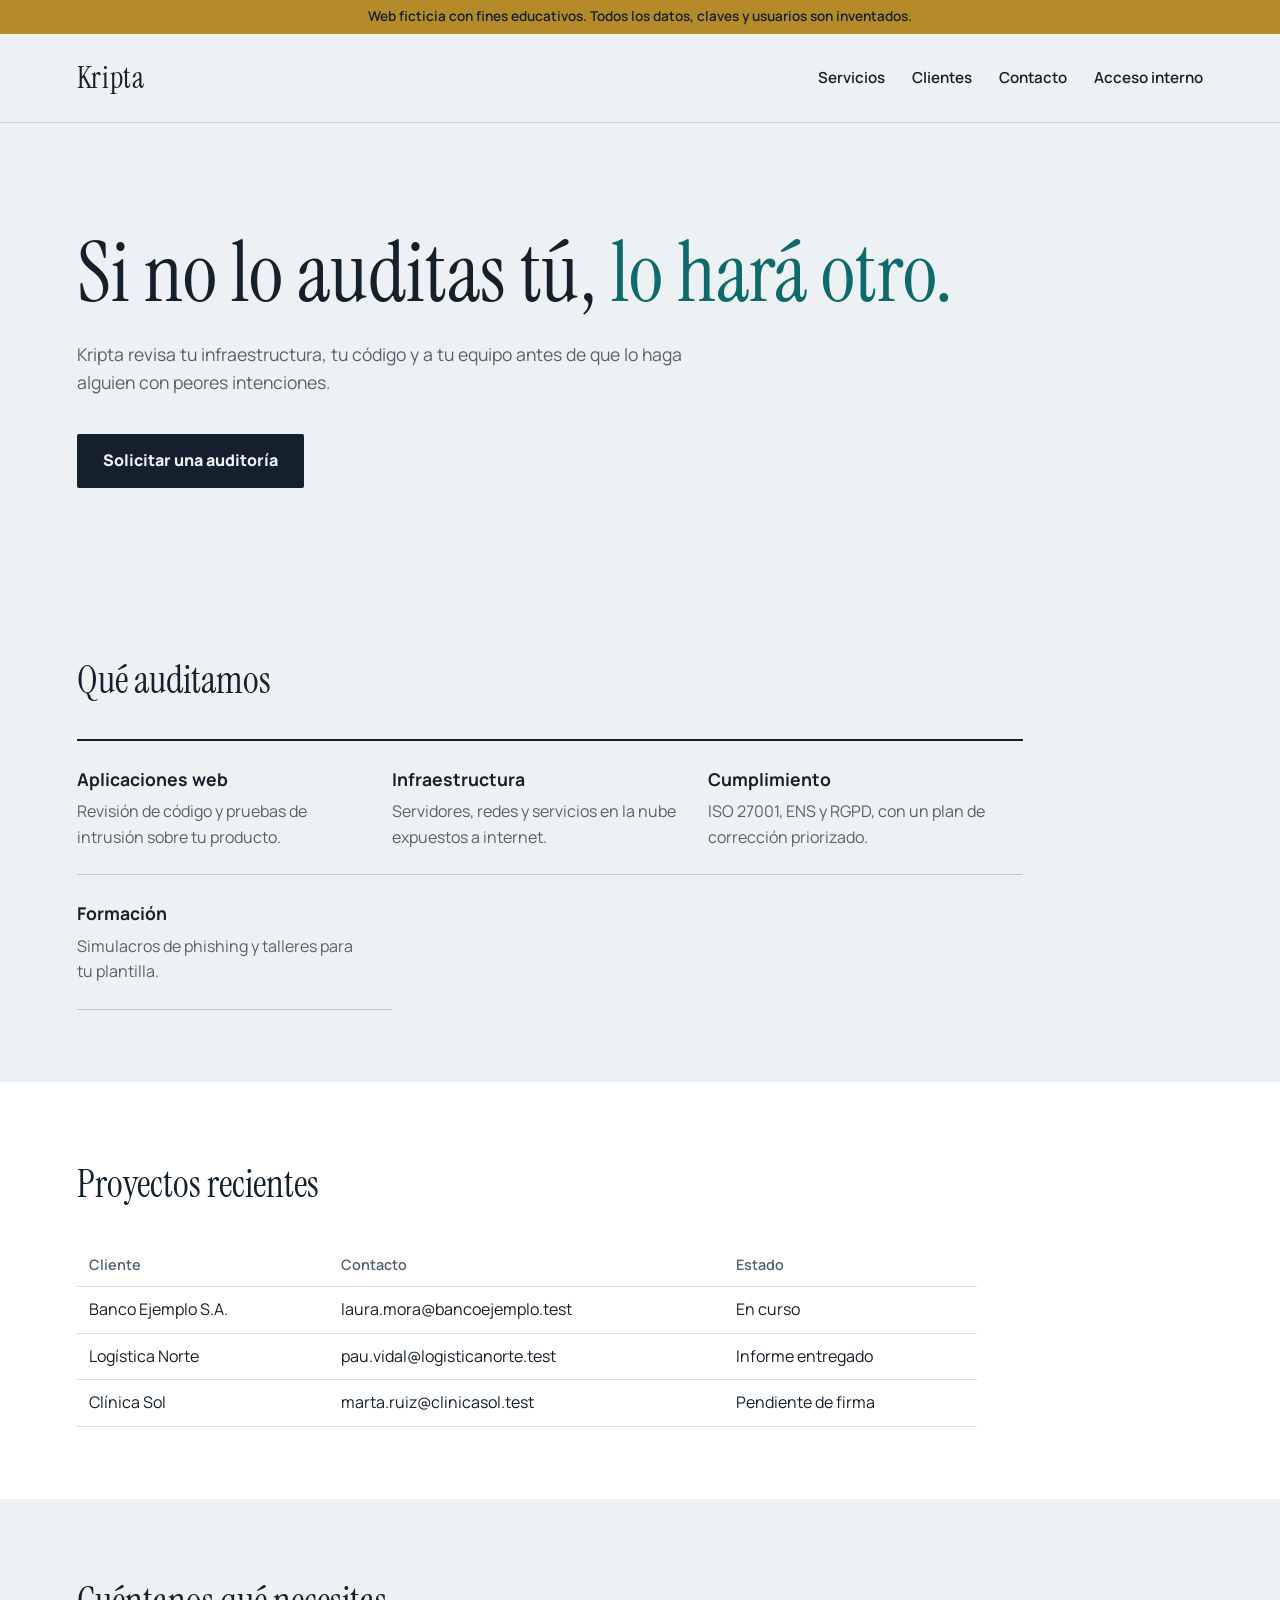
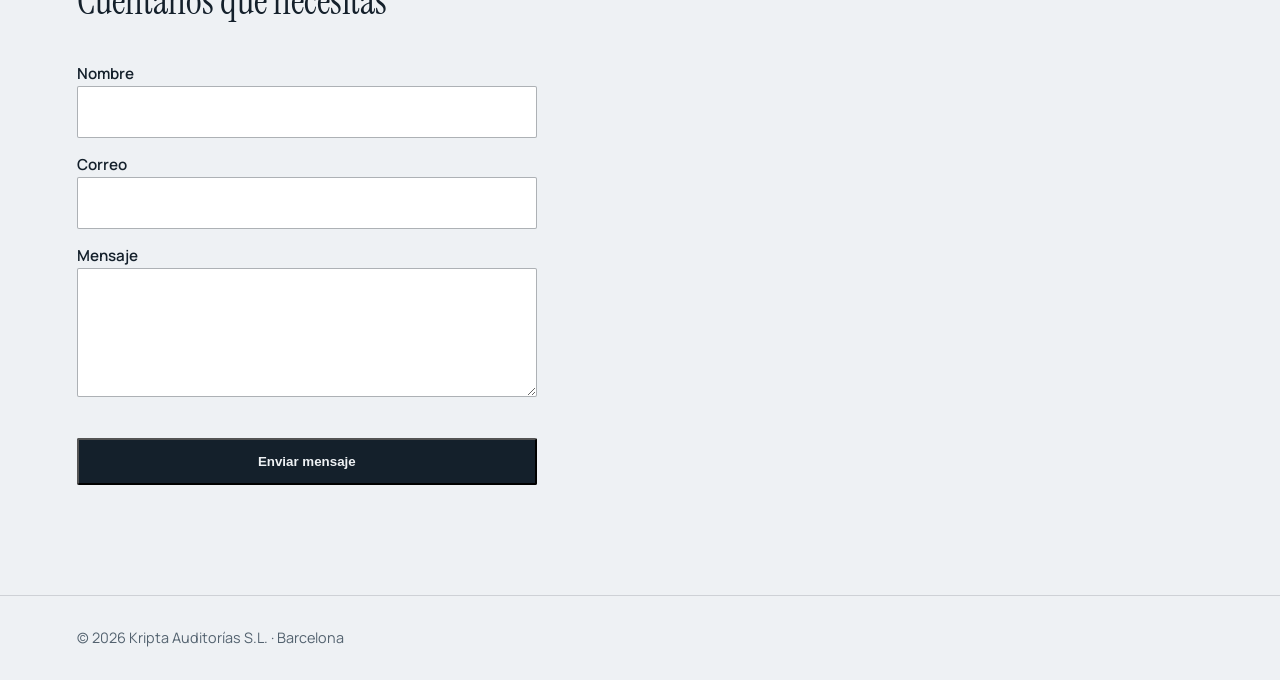
<file: index.html>
<!DOCTYPE html>
<html lang="es">
<head>
<meta charset="utf-8">
<meta name="viewport" content="width=device-width, initial-scale=1">
<title>Kripta | Auditorías de seguridad</title>
<link rel="preconnect" href="https://fonts.googleapis.com">
<link href="https://fonts.googleapis.com/css2?family=Instrument+Serif&family=Manrope:wght@400;600;800&display=swap" rel="stylesheet">
<style>
:root{--paper:#eef1f4;--ink:#14202b;--teal:#0f6b6b;--brass:#b58b2a;--white:#fff;--muted:#53626f}
@media(prefers-color-scheme:dark){:root{--paper:#0f1a22;--ink:#e8edf1;--teal:#4fc0b8;--brass:#d9b25a;--white:#16252f;--muted:#9aacb8}}
*{box-sizing:border-box}
body{margin:0;background:var(--paper);color:var(--ink);font-family:Manrope,system-ui,sans-serif;line-height:1.6}
header{display:flex;justify-content:space-between;align-items:center;padding:20px 6vw;border-bottom:1px solid color-mix(in srgb,var(--ink) 15%,transparent)}
.logo{font-family:"Instrument Serif",Georgia,serif;font-size:1.9rem;letter-spacing:.02em}
nav a{margin-left:24px;color:var(--ink);text-decoration:none;font-weight:600;font-size:.95rem}
nav a:hover,nav a:focus-visible{color:var(--teal)}
.hero{padding:12vh 6vw 10vh;max-width:1100px}
.hero h1{font-family:"Instrument Serif",Georgia,serif;font-weight:400;font-size:clamp(2.6rem,7vw,5.2rem);line-height:1.02;margin:0 0 24px}
.cipher{font-variant-ligatures:none;color:var(--teal)}
.hero p{max-width:56ch;color:var(--muted);font-size:1.1rem}
.btn{display:inline-block;margin-top:20px;padding:14px 26px;background:var(--ink);color:var(--paper);font-weight:800;text-decoration:none;border-radius:2px}
.btn:focus-visible{outline:3px solid var(--brass);outline-offset:3px}
section{padding:8vh 6vw;max-width:1100px}
h2{font-family:"Instrument Serif",Georgia,serif;font-weight:400;font-size:2.4rem;margin:0 0 28px}
.services{display:grid;grid-template-columns:repeat(auto-fit,minmax(240px,1fr));gap:0;border-top:2px solid var(--ink)}
.services div{padding:24px 24px 24px 0;border-bottom:1px solid color-mix(in srgb,var(--ink) 20%,transparent)}
.services h3{margin:0 0 6px;font-size:1.1rem}
.services p{margin:0;color:var(--muted)}
.clients{background:var(--white);max-width:none;padding:8vh 6vw}
.clients table{border-collapse:collapse;width:100%;max-width:900px}
.clients th,.clients td{text-align:left;padding:10px 12px;border-bottom:1px solid color-mix(in srgb,var(--ink) 15%,transparent)}
.clients th{color:var(--muted);font-weight:600;font-size:.9rem}
form{display:grid;gap:14px;max-width:460px}
label{font-weight:600;font-size:.95rem}
input,textarea{width:100%;padding:12px;border:1px solid color-mix(in srgb,var(--ink) 35%,transparent);background:var(--white);color:var(--ink);font:inherit;border-radius:2px}
input:focus-visible,textarea:focus-visible{outline:3px solid var(--brass);outline-offset:1px}
#msg{color:var(--teal);font-weight:600;min-height:1.5em}
footer{padding:30px 6vw;color:var(--muted);font-size:.9rem;border-top:1px solid color-mix(in srgb,var(--ink) 15%,transparent)}
.demo{background:var(--brass);color:#14202b;text-align:center;padding:6px;font-size:.85rem;font-weight:600}
</style>
</head>
<body>
<div class="demo">Web ficticia con fines educativos. Todos los datos, claves y usuarios son inventados.</div>

<!-- TODO: quitar antes de publicar
     Panel interno: /admin/login.html
     Usuario de pruebas: admin@kripta.test / Kripta2024!
     Backup de clientes: /backup/clientes.csv
     Config de claves: /js/config.js
-->

<header>
  <div class="logo">Kripta</div>
  <nav>
    <a href="#servicios">Servicios</a>
    <a href="#clientes">Clientes</a>
    <a href="#contacto">Contacto</a>
    <a href="admin/login.html">Acceso interno</a>
  </nav>
</header>

<main>
  <div class="hero">
    <h1>Si no lo auditas tú, <span class="cipher" id="cipher">lo hará otro.</span></h1>
    <p>Kripta revisa tu infraestructura, tu código y a tu equipo antes de que lo haga alguien con peores intenciones.</p>
    <a class="btn" href="#contacto">Solicitar una auditoría</a>
  </div>

  <section id="servicios">
    <h2>Qué auditamos</h2>
    <div class="services">
      <div><h3>Aplicaciones web</h3><p>Revisión de código y pruebas de intrusión sobre tu producto.</p></div>
      <div><h3>Infraestructura</h3><p>Servidores, redes y servicios en la nube expuestos a internet.</p></div>
      <div><h3>Cumplimiento</h3><p>ISO 27001, ENS y RGPD, con un plan de corrección priorizado.</p></div>
      <div><h3>Formación</h3><p>Simulacros de phishing y talleres para tu plantilla.</p></div>
    </div>
  </section>

  <section class="clients" id="clientes">
    <h2>Proyectos recientes</h2>
    <table>
      <tr><th>Cliente</th><th>Contacto</th><th>Estado</th></tr>
      <tr><td>Banco Ejemplo S.A.</td><td>laura.mora@bancoejemplo.test</td><td>En curso</td></tr>
      <tr><td>Logística Norte</td><td>pau.vidal@logisticanorte.test</td><td>Informe entregado</td></tr>
      <tr><td>Clínica Sol</td><td>marta.ruiz@clinicasol.test</td><td>Pendiente de firma</td></tr>
    </table>
  </section>

  <section id="contacto">
    <h2>Cuéntanos qué necesitas</h2>
    <form id="contactForm">
      <div><label for="nombre">Nombre</label><input id="nombre" name="nombre" required></div>
      <div><label for="email">Correo</label><input id="email" name="email" type="email" required></div>
      <div><label for="texto">Mensaje</label><textarea id="texto" name="texto" rows="4"></textarea></div>
      <button class="btn" type="submit">Enviar mensaje</button>
      <div id="msg" role="status"></div>
    </form>
  </section>
</main>

<footer>© 2026 Kripta Auditorías S.L. · Barcelona</footer>

<script src="js/config.js"></script>
<script>
document.getElementById("contactForm").addEventListener("submit", function(e){
  e.preventDefault();
  // Demo: no se envía nada a ningún sitio
  document.getElementById("msg").textContent = "Mensaje recibido. Te responderemos en 24 horas.";
  this.reset();
});

// Efecto de descifrado en el titular (se ejecuta una vez al cargar)
(function(){
  const el = document.getElementById("cipher");
  const final = el.textContent;
  if (matchMedia("(prefers-reduced-motion: reduce)").matches) return;
  const chars = "ABCDEF0123456789#$%&*+=?";
  let i = 0;
  const t = setInterval(function(){
    el.textContent = final.split("").map(function(c, k){
      return k < i || c === " " ? c : chars[Math.floor(Math.random()*chars.length)];
    }).join("");
    if (++i > final.length) { clearInterval(t); el.textContent = final; }
  }, 60);
})();
</script>
</body>
</html>
</file>
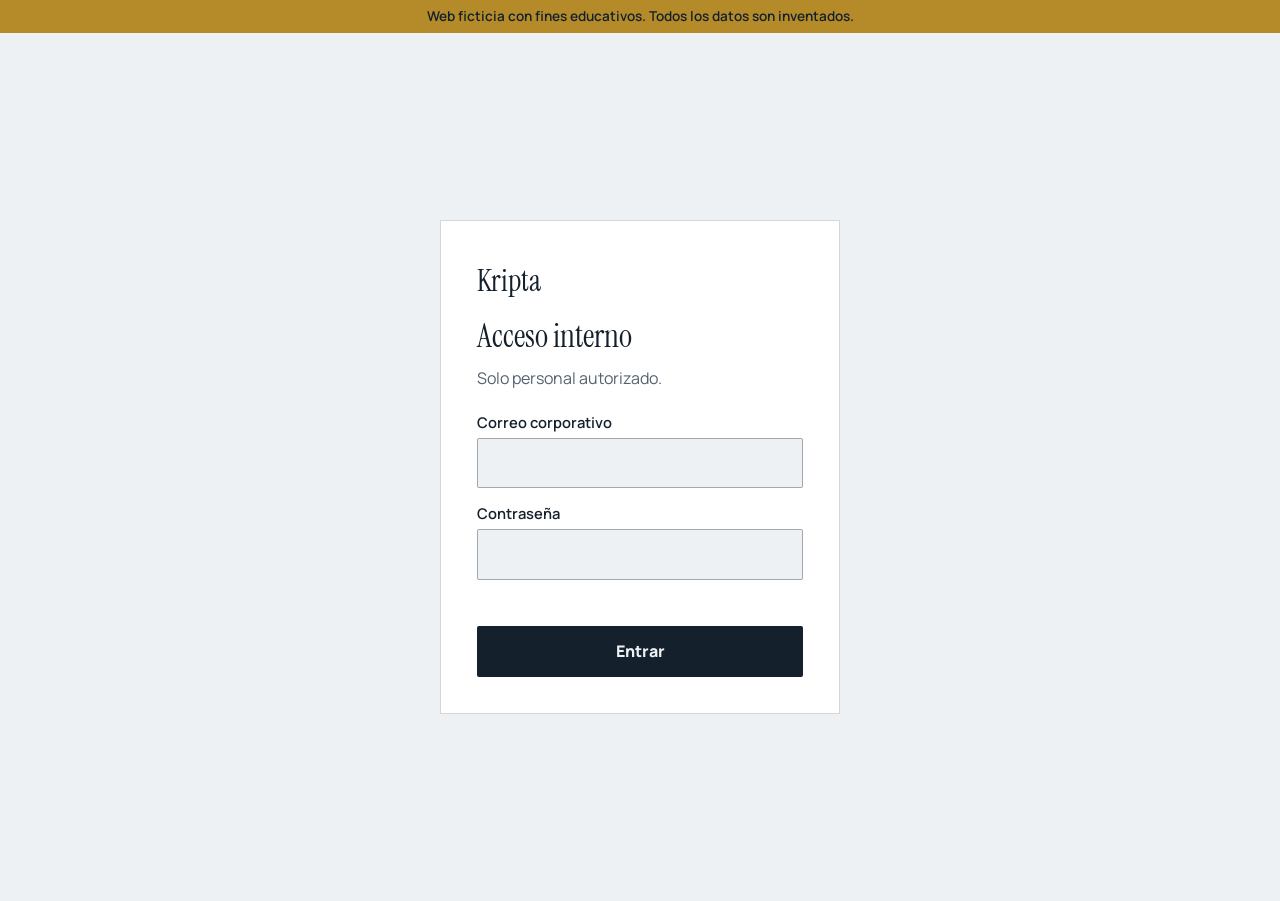
<file: login.html>
<!DOCTYPE html>
<html lang="es"><head><meta charset="utf-8"><meta name="viewport" content="width=device-width, initial-scale=1">
<title>Acceso interno | Kripta</title>
<link href="https://fonts.googleapis.com/css2?family=Instrument+Serif&family=Manrope:wght@400;600;800&display=swap" rel="stylesheet">
<link rel="stylesheet" href="../assets/app.css"></head>
<body>
<div class="demo">Web ficticia con fines educativos. Todos los datos son inventados.</div>
<div class="auth"><div class="card">
  <div class="logo">Kripta</div>
  <h1>Acceso interno</h1>
  <p>Solo personal autorizado.</p>
  <form id="f">
    <label for="email">Correo corporativo</label>
    <input id="email" type="email" autocomplete="username" required>
    <label for="pw">Contraseña</label>
    <input id="pw" type="password" autocomplete="current-password" required>
    <div id="error" role="alert"></div>
    <button class="btn" type="submit">Entrar</button>
  </form>
</div></div>
<script src="../js/auth.js"></script>
<script>
document.getElementById("f").addEventListener("submit", function(e){
  e.preventDefault();
  const r = login(document.getElementById("email").value.trim(), document.getElementById("pw").value);
  if (r.ok) location.href = "panel.html";
  else document.getElementById("error").textContent = r.error;
});
</script>
</body></html>
</file>
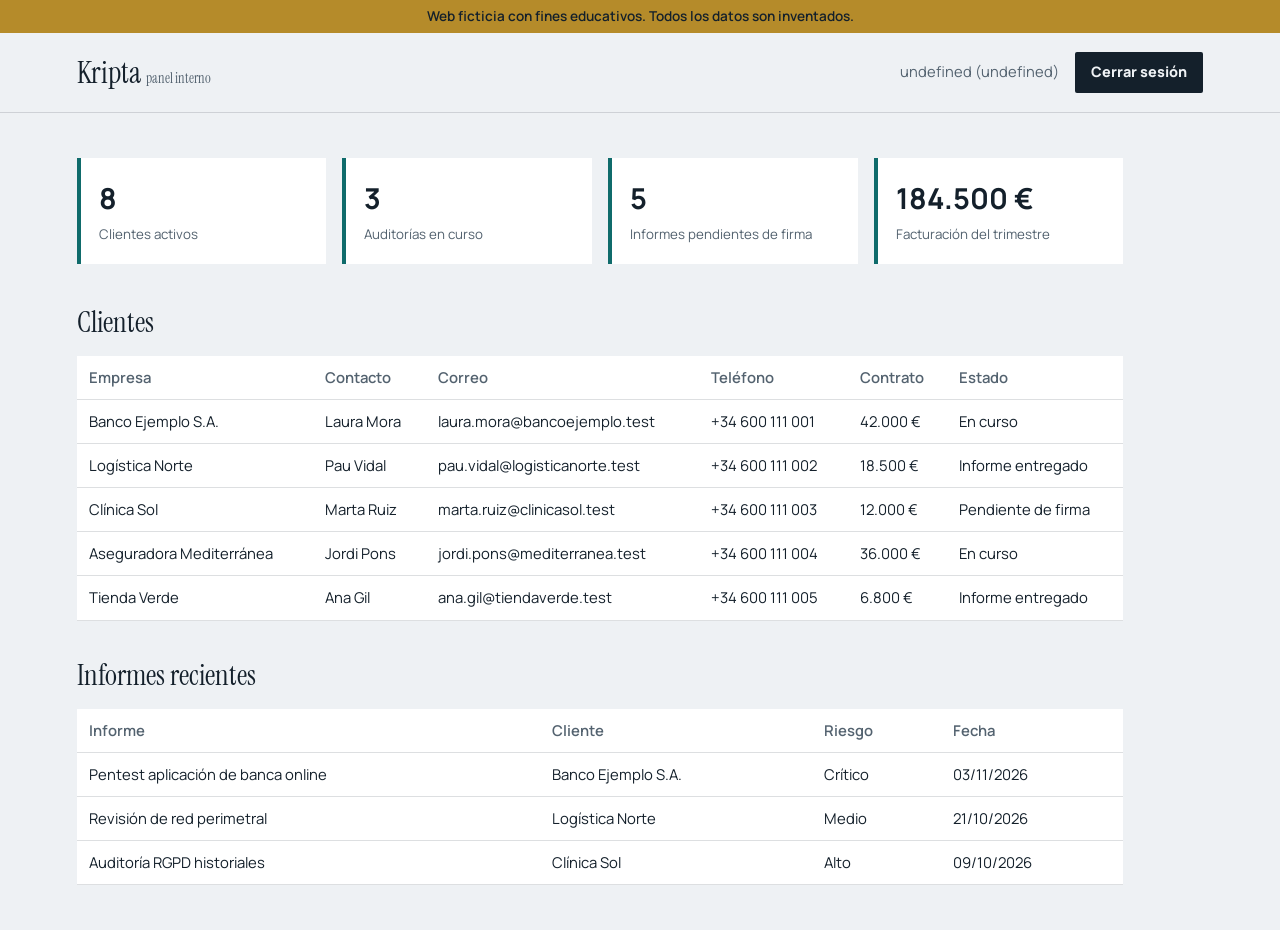
<file: panel.html>
<!DOCTYPE html>
<html lang="es"><head><meta charset="utf-8"><meta name="viewport" content="width=device-width, initial-scale=1">
<title>Panel | Kripta</title>
<link href="https://fonts.googleapis.com/css2?family=Instrument+Serif&family=Manrope:wght@400;600;800&display=swap" rel="stylesheet">
<link rel="stylesheet" href="../assets/app.css">
<script src="../js/auth.js"></script>
<script>if (!getSession()) location.replace("login.html");</script>
</head>
<body>
<div class="demo">Web ficticia con fines educativos. Todos los datos son inventados.</div>
<div class="top">
  <div class="logo">Kripta <small style="font-size:.9rem;color:var(--muted)">panel interno</small></div>
  <div><span id="who"></span><button class="btn small" onclick="logout()">Cerrar sesión</button></div>
</div>
<main class="panel">
  <div class="kpis">
    <div><b>8</b><small>Clientes activos</small></div>
    <div><b>3</b><small>Auditorías en curso</small></div>
    <div><b>5</b><small>Informes pendientes de firma</small></div>
    <div><b>184.500 €</b><small>Facturación del trimestre</small></div>
  </div>

  <h2>Clientes</h2>
  <div class="scroll"><table>
    <tr><th>Empresa</th><th>Contacto</th><th>Correo</th><th>Teléfono</th><th>Contrato</th><th>Estado</th></tr>
    <tr><td>Banco Ejemplo S.A.</td><td>Laura Mora</td><td>laura.mora@bancoejemplo.test</td><td>+34 600 111 001</td><td>42.000 €</td><td>En curso</td></tr>
    <tr><td>Logística Norte</td><td>Pau Vidal</td><td>pau.vidal@logisticanorte.test</td><td>+34 600 111 002</td><td>18.500 €</td><td>Informe entregado</td></tr>
    <tr><td>Clínica Sol</td><td>Marta Ruiz</td><td>marta.ruiz@clinicasol.test</td><td>+34 600 111 003</td><td>12.000 €</td><td>Pendiente de firma</td></tr>
    <tr><td>Aseguradora Mediterránea</td><td>Jordi Pons</td><td>jordi.pons@mediterranea.test</td><td>+34 600 111 004</td><td>36.000 €</td><td>En curso</td></tr>
    <tr><td>Tienda Verde</td><td>Ana Gil</td><td>ana.gil@tiendaverde.test</td><td>+34 600 111 005</td><td>6.800 €</td><td>Informe entregado</td></tr>
  </table></div>

  <h2>Informes recientes</h2>
  <div class="scroll"><table>
    <tr><th>Informe</th><th>Cliente</th><th>Riesgo</th><th>Fecha</th></tr>
    <tr><td>Pentest aplicación de banca online</td><td>Banco Ejemplo S.A.</td><td>Crítico</td><td>03/11/2026</td></tr>
    <tr><td>Revisión de red perimetral</td><td>Logística Norte</td><td>Medio</td><td>21/10/2026</td></tr>
    <tr><td>Auditoría RGPD historiales</td><td>Clínica Sol</td><td>Alto</td><td>09/10/2026</td></tr>
  </table></div>

  <section id="backups" style="display:none">
    <h2>Copias de seguridad (solo administradores)</h2>
    <div class="box">
      <p style="margin-top:0">Última exportación completa de clientes y accesos al portal.</p>
      <a class="btn small" href="../backup/clientes.csv" download>Descargar clientes.csv</a>
    </div>
  </section>
</main>
<script>
const s = getSession();
if (s) {
  document.getElementById("who").textContent = s.email + " (" + s.role + ")";
  if (s.role === "admin") document.getElementById("backups").style.display = "block";
}
</script>
</body></html>
</file>
<file: assets/app.css>
:root{--paper:#eef1f4;--ink:#14202b;--teal:#0f6b6b;--brass:#b58b2a;--white:#fff;--muted:#53626f;--red:#a8321f}
@media(prefers-color-scheme:dark){:root{--paper:#0f1a22;--ink:#e8edf1;--teal:#4fc0b8;--brass:#d9b25a;--white:#16252f;--muted:#9aacb8;--red:#ff8a74}}
*{box-sizing:border-box}
body{margin:0;background:var(--paper);color:var(--ink);font-family:Manrope,system-ui,sans-serif;line-height:1.55}
.logo{font-family:"Instrument Serif",Georgia,serif;font-size:1.9rem}
.demo{background:var(--brass);color:#14202b;text-align:center;padding:6px;font-size:.85rem;font-weight:600}
.auth{min-height:calc(100vh - 32px);display:grid;place-items:center;padding:24px}
.card{background:var(--white);border:1px solid color-mix(in srgb,var(--ink) 18%,transparent);padding:36px;width:100%;max-width:400px}
.card h1{font-family:"Instrument Serif",Georgia,serif;font-weight:400;font-size:2rem;margin:8px 0 4px}
.card p{color:var(--muted);margin:0 0 20px}
label{display:block;font-weight:600;font-size:.92rem;margin-bottom:4px}
input{width:100%;padding:12px;margin-bottom:14px;border:1px solid color-mix(in srgb,var(--ink) 35%,transparent);background:var(--paper);color:var(--ink);font:inherit;border-radius:2px}
input:focus-visible,button:focus-visible,a:focus-visible{outline:3px solid var(--brass);outline-offset:2px}
.btn{display:inline-block;width:100%;padding:13px;background:var(--ink);color:var(--paper);border:0;font:inherit;font-weight:800;text-align:center;text-decoration:none;cursor:pointer;border-radius:2px}
.btn.small{width:auto;padding:9px 16px;font-size:.9rem}
#error{color:var(--red);font-weight:600;min-height:1.5em;margin:0 0 8px}
.top{display:flex;justify-content:space-between;align-items:center;padding:16px 6vw;border-bottom:1px solid color-mix(in srgb,var(--ink) 15%,transparent)}
.top span{color:var(--muted);margin-right:16px;font-size:.92rem}
main.panel{padding:5vh 6vw;max-width:1200px}
.kpis{display:grid;grid-template-columns:repeat(auto-fit,minmax(200px,1fr));gap:16px;margin-bottom:36px}
.kpis div{background:var(--white);padding:18px;border-left:4px solid var(--teal)}
.kpis b{display:block;font-size:1.8rem}
.kpis small{color:var(--muted)}
h2{font-family:"Instrument Serif",Georgia,serif;font-weight:400;font-size:1.8rem;margin:32px 0 12px}
.scroll{overflow-x:auto}
table{border-collapse:collapse;width:100%;background:var(--white)}
th,td{text-align:left;padding:10px 12px;border-bottom:1px solid color-mix(in srgb,var(--ink) 14%,transparent);font-size:.93rem;white-space:nowrap}
th{color:var(--muted);font-weight:600}
.box{background:var(--white);padding:20px;border-left:4px solid var(--brass)}
</file>
